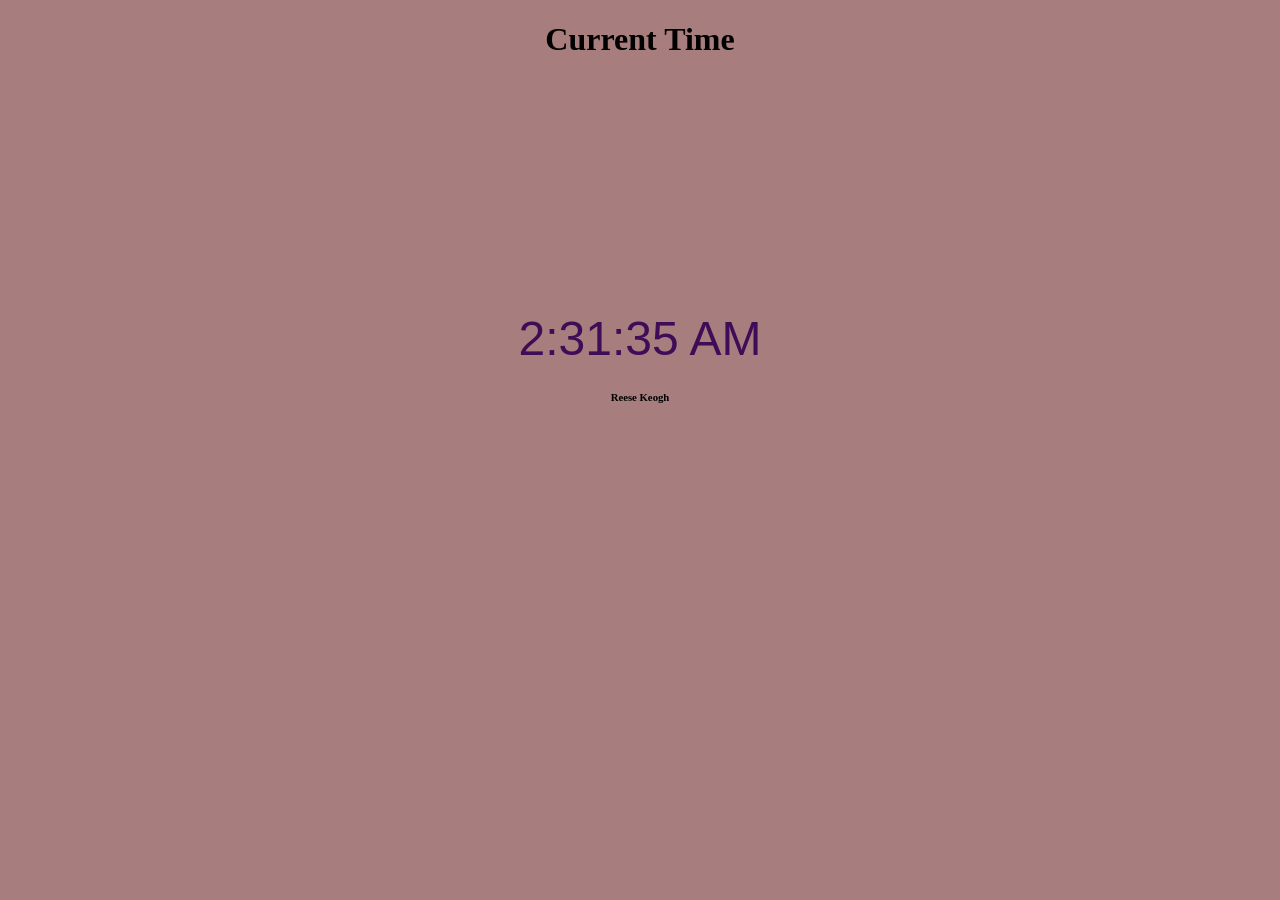
<file: Clock/index.html>
<!DOCTYPE html>
<html lang="en">
<head>
  <meta charset="UTF-8">
  <meta name="viewport" content="width=device-width, initial-scale=1.0">
  <title>Clock</title>
   <link rel="stylesheet" href="styles.css">
   
   <style>
    
        #clock {
        font-size: 48px;
        font-family: 'Franklin Gothic Medium', 'Arial Narrow', Arial, sans-serif,sans-serif;
        text-align: center;
        margin-top: 20%;
         color:rgb(63, 13, 87)
        }
    </style>
</head>
<body>
    <h1 style="text-align: center;">Current Time</h1>


    






<div id="clock"></div>

<script>
  function updateClock() {
    const now = new Date();
    document.getElementById("clock").innerText = now.toLocaleTimeString();
  }

  setInterval(updateClock, 1000);
  updateClock();
</script>
</body>
<footer>
    <h6 style="text-align: center;">Reese Keogh</h6>
</footer>
</file>
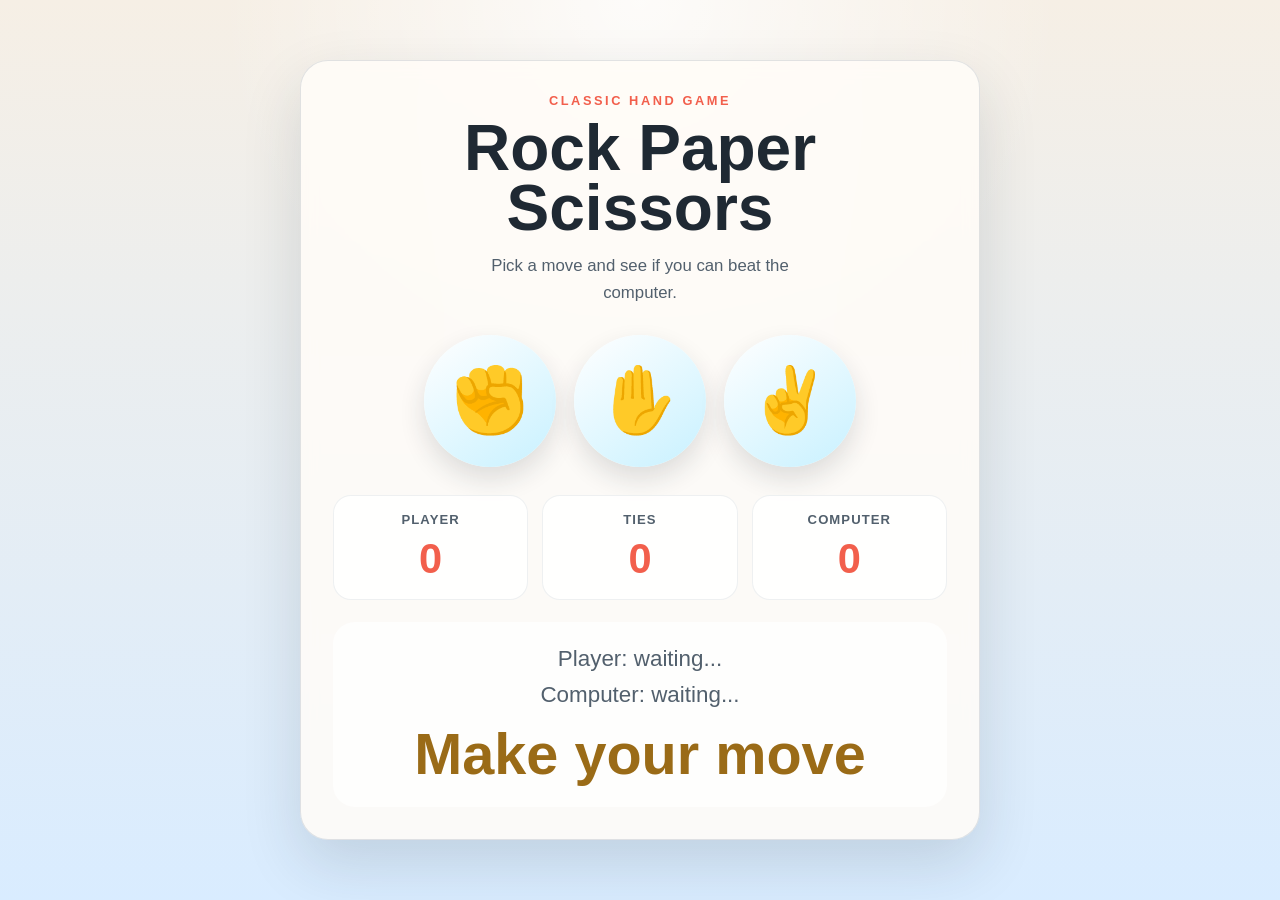
<file: rock paper scissors game/index.html>
<!DOCTYPE html>
    <html lang="en">
    <head>
        <meta charset="UTF-8">
        <meta http-equiv="X-UA-Compatible" content="IE=edge">
        <meta name="viewport" content="width=device-width, initial-scale=1.0">
        <link rel="stylesheet" href="styles.css">
        <title>Rock Paper Scissors Game</title>
    </head>
    <body>
        <main class="game">
            <p class="eyebrow">Classic Hand Game</p>
            <h1>Rock Paper Scissors</h1>
            <p class="subtitle">Pick a move and see if you can beat the computer.</p>

            <div class="choices">
                <button onclick="playGame('rock')" aria-label="Choose rock">✊</button>
                <button onclick="playGame('paper')" aria-label="Choose paper">✋</button>
                <button onclick="playGame('scissors')" aria-label="Choose scissors">✌️</button>
            </div>

            <section class="scoreboard" aria-label="Scoreboard">
                <div class="score-card">
                    <span class="score-label">Player</span>
                    <span id="playerScore" class="score-value">0</span>
                </div>
                <div class="score-card">
                    <span class="score-label">Ties</span>
                    <span id="tieScore" class="score-value">0</span>
                </div>
                <div class="score-card">
                    <span class="score-label">Computer</span>
                    <span id="computerScore" class="score-value">0</span>
                </div>
            </section>

            <section class="status-board" aria-live="polite">
                <div id="playerDisplay" class="status-line">Player: waiting...</div>
                <div id="computerDisplay" class="status-line">Computer: waiting...</div>
                <div id="resultDisplay" class="result-display">Make your move</div>
            </section>
        </main>

        <script src="script.js"></script>
    </body>
    </html>
</file>
<file: Clock/styles.css>
body{

    background-color: #a77d7d;
}
</file>
<file: rock paper scissors game/styles.css>
:root {
    --bg-top: #f6efe5;
    --bg-bottom: #d9ecff;
    --panel: rgba(255, 252, 247, 0.88);
    --panel-border: rgba(46, 76, 109, 0.14);
    --text-main: #1f2933;
    --text-soft: #52606d;
    --accent: #ff8c42;
    --accent-strong: #f25f4c;
    --win: #157f5b;
    --loss: #c0392b;
    --tie: #9a6b17;
    --shadow: 0 24px 60px rgba(31, 41, 51, 0.14);
}

* {
    box-sizing: border-box;
}

body {
    margin: 0;
    min-height: 100vh;
    display: grid;
    place-items: center;
    padding: 24px;
    font-family: "Trebuchet MS", "Segoe UI", sans-serif;
    color: var(--text-main);
    background:
        radial-gradient(circle at top, rgba(255, 255, 255, 0.8), transparent 38%),
        linear-gradient(180deg, var(--bg-top), var(--bg-bottom));
}

.game {
    width: min(680px, 100%);
    padding: 32px;
    border: 1px solid var(--panel-border);
    border-radius: 28px;
    background: var(--panel);
    box-shadow: var(--shadow);
    text-align: center;
    backdrop-filter: blur(8px);
}

.eyebrow {
    margin: 0 0 10px;
    font-size: 0.8rem;
    font-weight: 800;
    letter-spacing: 0.2em;
    text-transform: uppercase;
    color: var(--accent-strong);
}

h1 {
    margin: 0;
    font-size: clamp(2.4rem, 5vw, 4.4rem);
    line-height: 0.95;
}

.subtitle {
    margin: 14px auto 28px;
    max-width: 38ch;
    font-size: 1.05rem;
    line-height: 1.6;
    color: var(--text-soft);
}

.choices {
    display: flex;
    justify-content: center;
    gap: 18px;
    flex-wrap: wrap;
    margin-bottom: 28px;
}

.choices button {
    width: 132px;
    height: 132px;
    border: 0;
    border-radius: 50%;
    background: linear-gradient(145deg, #ffffff, #c8f1ff);
    box-shadow: 0 12px 26px rgba(31, 41, 51, 0.14);
    font-size: 4rem;
    cursor: pointer;
    transition: transform 0.18s ease, box-shadow 0.18s ease, background 0.18s ease;
}

.choices button:hover {
    transform: translateY(-4px) scale(1.03);
    background: linear-gradient(145deg, #fff6d9, #ffd5bc);
    box-shadow: 0 16px 30px rgba(31, 41, 51, 0.18);
}

.choices button:active {
    transform: translateY(0) scale(0.98);
}

.scoreboard {
    display: grid;
    grid-template-columns: repeat(3, minmax(0, 1fr));
    gap: 14px;
    margin-bottom: 22px;
}

.score-card {
    padding: 16px 12px;
    border-radius: 18px;
    background: rgba(255, 255, 255, 0.78);
    border: 1px solid rgba(46, 76, 109, 0.08);
}

.score-label {
    display: block;
    font-size: 0.82rem;
    font-weight: 800;
    letter-spacing: 0.08em;
    text-transform: uppercase;
    color: var(--text-soft);
}

.score-value {
    display: block;
    margin-top: 8px;
    font-size: clamp(1.9rem, 4vw, 2.6rem);
    font-weight: 900;
    color: var(--accent-strong);
}

.status-board {
    padding: 24px;
    border-radius: 22px;
    background: rgba(255, 255, 255, 0.72);
}

.status-line {
    font-size: clamp(1.1rem, 2vw, 1.4rem);
    color: var(--text-soft);
}

.status-line + .status-line {
    margin-top: 10px;
}

.result-display {
    margin-top: 18px;
    font-size: clamp(2rem, 6vw, 3.6rem);
    font-weight: 900;
    line-height: 1;
    color: var(--tie);
}

.result-display.win {
    color: var(--win);
}

.result-display.loss {
    color: var(--loss);
}

.result-display.tie {
    color: var(--tie);
}

@media (max-width: 560px) {
    body {
        padding: 16px;
    }

    .game {
        padding: 24px 18px;
    }

    .choices {
        gap: 12px;
    }

    .choices button {
        width: 96px;
        height: 96px;
        font-size: 3rem;
    }

    .scoreboard {
        grid-template-columns: 1fr;
    }
}
</file>
